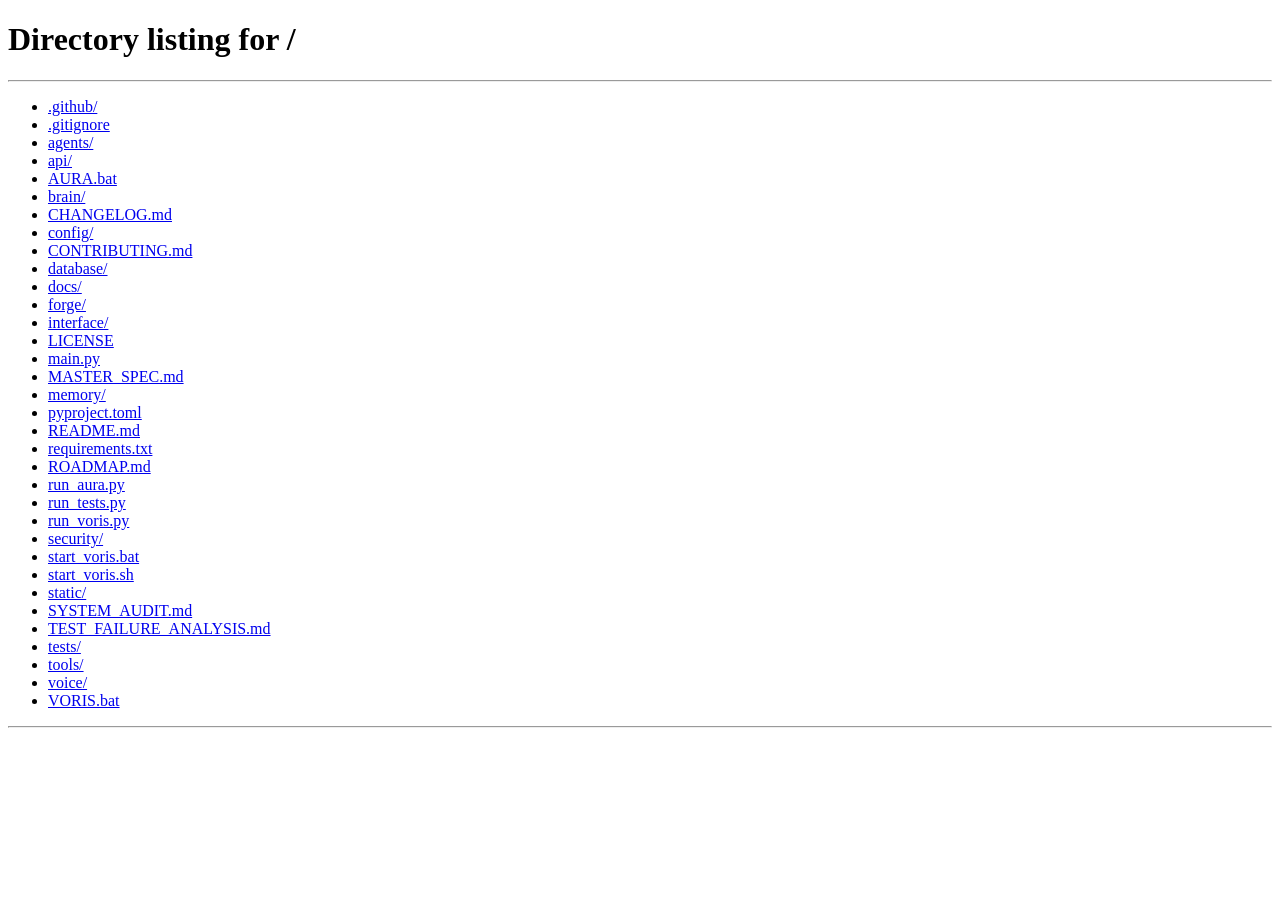
<file: interface/web/index.html>
﻿<!DOCTYPE html>
<html lang="en">
<head>
  <meta charset="UTF-8">
  <meta http-equiv="refresh" content="0; url=/">
  <meta name="viewport" content="width=device-width, initial-scale=1.0">
  <title>VORIS</title>
</head>
<body>
  <p>Redirecting to <a href="/">VORIS</a>...</p>
</body>
</html>
</file>
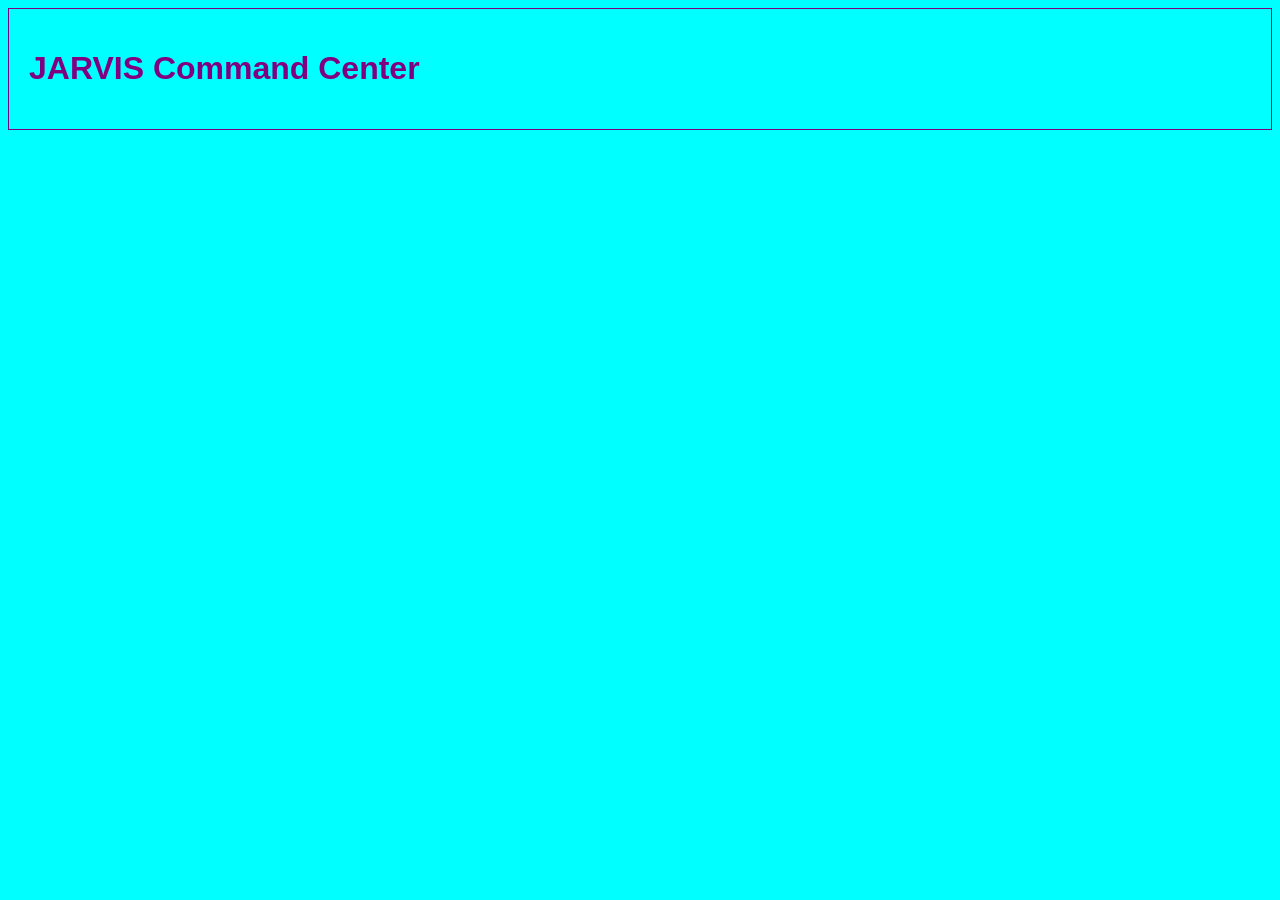
<file: interface/web/jarvis_dashboard.html>
<!-- Complete JARVIS dashboard with real-time status monitoring -->
<!DOCTYPE html>
<html lang="en">
<head>
    <meta charset="UTF-8">
    <meta name="viewport" content="width=device-width, initial-scale=1.0">
    <link rel="stylesheet" href="static/jarvis_dashboard.css">
    <title>JARVIS Dashboard</title>
</head>
<body>
    <div id="dashboard">
        <h1>JARVIS Command Center</h1>
        <div id="status-monitor">
            <!-- Status updates will be rendered here -->
        </div>
    </div>
    <script src="static/jarvis_dashboard.js"></script>
</body>
</html>
</file>
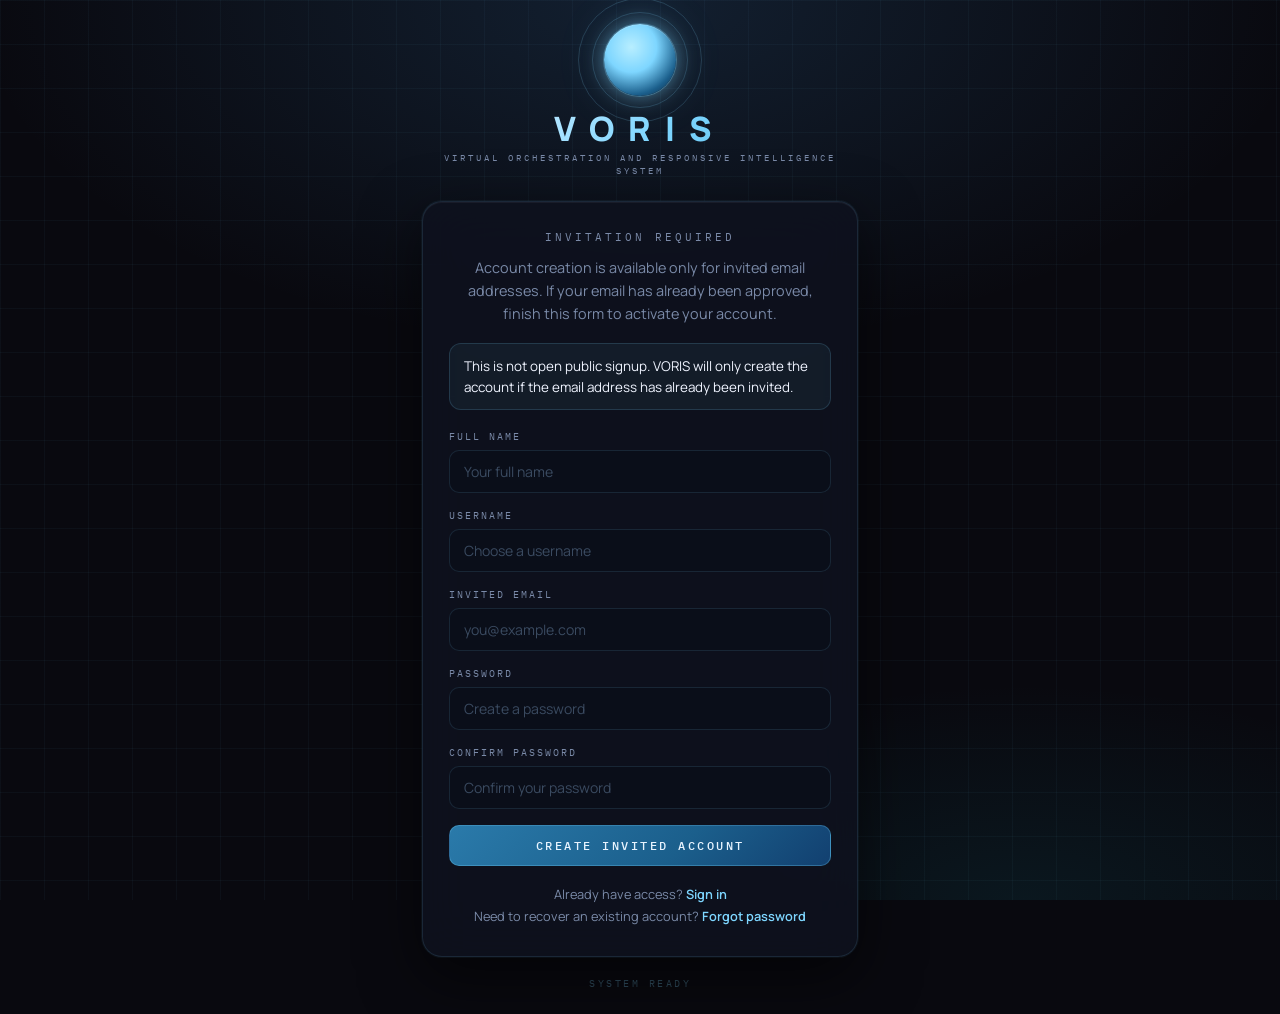
<file: interface/web/register.html>
﻿<!DOCTYPE html>
<html lang="en">
<head>
  <meta charset="UTF-8">
  <meta name="viewport" content="width=device-width, initial-scale=1.0">
  <title>VORIS - Invitation Signup</title>
  <link rel="preconnect" href="https://fonts.googleapis.com">
  <link rel="preconnect" href="https://fonts.gstatic.com" crossorigin>
  <link href="https://fonts.googleapis.com/css2?family=IBM+Plex+Mono:wght@400;500&family=Manrope:wght@400;500;600;700;800&display=swap" rel="stylesheet">
  <style>
    *, *::before, *::after { margin: 0; padding: 0; box-sizing: border-box; }

    :root {
      --orb-cyan: #7ed6ff;
      --bg-base: #09090f;
      --bg-card: rgba(14, 18, 30, 0.88);
      --border-dim: rgba(126, 214, 255, 0.12);
      --text-primary: #f0f4ff;
      --text-muted: #7a8aa8;
      --text-accent: #7ed6ff;
      --input-bg: rgba(10, 14, 26, 0.80);
      --success: #6ee7b7;
      --danger: #f87171;
    }

    html, body {
      background: var(--bg-base);
      color: var(--text-primary);
      font-family: "Manrope", sans-serif;
    }

    .scene {
      position: fixed;
      inset: 0;
      z-index: 0;
      background:
        radial-gradient(ellipse 80% 60% at 50% 0%, rgba(61, 134, 199, 0.18) 0%, transparent 65%),
        radial-gradient(ellipse 60% 40% at 80% 100%, rgba(21, 148, 168, 0.10) 0%, transparent 60%),
        var(--bg-base);
    }

    .grid {
      position: fixed;
      inset: 0;
      z-index: 1;
      background-image:
        linear-gradient(rgba(126, 214, 255, 0.04) 1px, transparent 1px),
        linear-gradient(90deg, rgba(126, 214, 255, 0.04) 1px, transparent 1px);
      background-size: 44px 44px;
    }

    .particles { position: fixed; inset: 0; z-index: 2; pointer-events: none; }
    .particle {
      position: absolute;
      border-radius: 50%;
      background: var(--orb-cyan);
      opacity: 0;
      animation: rise linear infinite;
    }

    @keyframes rise {
      0% { transform: translateY(100vh) scale(0); opacity: 0; }
      8% { opacity: 0.18; }
      90% { opacity: 0.10; }
      100% { transform: translateY(-80px) scale(1); opacity: 0; }
    }

    .page {
      position: relative;
      z-index: 10;
      min-height: 100vh;
      display: flex;
      align-items: center;
      justify-content: center;
      padding: 24px 16px;
    }

    .shell {
      width: 100%;
      max-width: 436px;
      animation: emerge 0.7s cubic-bezier(0.16, 1, 0.3, 1) both;
    }

    @keyframes emerge {
      from { opacity: 0; transform: translateY(28px) scale(0.97); }
      to { opacity: 1; transform: translateY(0) scale(1); }
    }

    .orb-wrap {
      position: relative;
      width: 72px;
      height: 72px;
      margin: 0 auto 16px;
    }

    .orb-core {
      position: relative;
      z-index: 2;
      width: 72px;
      height: 72px;
      border-radius: 50%;
      background: radial-gradient(circle at 38% 32%, #b8eeff, #7ed6ff 38%, #1b5f8c 72%, #0b1a2e);
      box-shadow:
        0 0 0 1px rgba(126, 214, 255, 0.28),
        0 0 20px rgba(126, 214, 255, 0.50),
        0 0 50px rgba(126, 214, 255, 0.18),
        inset 0 1px 0 rgba(255, 255, 255, 0.16);
      animation: orbBreathe 4s ease-in-out infinite;
    }

    @keyframes orbBreathe {
      0%, 100% { box-shadow: 0 0 0 1px rgba(126, 214, 255, 0.28), 0 0 20px rgba(126, 214, 255, 0.50), 0 0 50px rgba(126, 214, 255, 0.18); }
      50% { box-shadow: 0 0 0 1px rgba(126, 214, 255, 0.38), 0 0 32px rgba(126, 214, 255, 0.70), 0 0 76px rgba(126, 214, 255, 0.28); }
    }

    .orb-ring {
      position: absolute;
      top: 50%;
      left: 50%;
      border-radius: 50%;
      border: 1px solid rgba(126, 214, 255, 0.18);
      transform: translate(-50%, -50%);
      animation: ringPulse 3.6s ease-out infinite;
    }

    .orb-ring:nth-child(2) { width: 96px; height: 96px; animation-delay: 0.6s; }
    .orb-ring:nth-child(3) { width: 124px; height: 124px; animation-delay: 1.2s; }

    @keyframes ringPulse {
      0% { opacity: 0.5; transform: translate(-50%, -50%) scale(1); }
      100% { opacity: 0; transform: translate(-50%, -50%) scale(1.4); }
    }

    .brand { text-align: center; margin-bottom: 24px; }
    .brand-name {
      font-size: 2.1rem;
      font-weight: 800;
      letter-spacing: 14px;
      background: linear-gradient(135deg, #e8f4ff 0%, #7ed6ff 55%, #4db8e8 100%);
      -webkit-background-clip: text;
      -webkit-text-fill-color: transparent;
      background-clip: text;
      line-height: 1;
      margin-bottom: 5px;
    }
    .brand-sub {
      font-family: "IBM Plex Mono", monospace;
      font-size: 0.58rem;
      letter-spacing: 3px;
      color: var(--text-muted);
      text-transform: uppercase;
    }

    .card {
      background: var(--bg-card);
      border: 1px solid var(--border-dim);
      border-radius: 20px;
      padding: 28px 26px;
      backdrop-filter: blur(24px) saturate(1.2);
      box-shadow:
        0 0 0 1px rgba(126, 214, 255, 0.05),
        0 20px 60px rgba(0, 0, 0, 0.58),
        inset 0 1px 0 rgba(255, 255, 255, 0.05);
    }

    .card-heading {
      font-family: "IBM Plex Mono", monospace;
      font-size: 0.70rem;
      letter-spacing: 3px;
      color: var(--text-muted);
      text-transform: uppercase;
      text-align: center;
      margin-bottom: 12px;
    }

    .card-copy {
      margin-bottom: 18px;
      text-align: center;
      font-size: 0.9rem;
      line-height: 1.6;
      color: var(--text-muted);
    }

    .truth-note {
      margin-bottom: 20px;
      padding: 12px 14px;
      border-radius: 12px;
      border: 1px solid rgba(126, 214, 255, 0.16);
      background: rgba(126, 214, 255, 0.06);
      font-size: 0.84rem;
      line-height: 1.55;
      color: var(--text-primary);
    }

    .form-row { margin-bottom: 16px; }
    .form-label {
      display: block;
      font-family: "IBM Plex Mono", monospace;
      font-size: 0.62rem;
      letter-spacing: 2px;
      color: var(--text-muted);
      text-transform: uppercase;
      margin-bottom: 7px;
    }
    .form-input {
      width: 100%;
      padding: 11px 14px;
      background: var(--input-bg);
      border: 1px solid var(--border-dim);
      border-radius: 10px;
      color: var(--text-primary);
      font-family: "Manrope", sans-serif;
      font-size: 0.88rem;
      outline: none;
      transition: border-color 0.2s, box-shadow 0.2s;
    }
    .form-input::placeholder { color: #3a4a60; }
    .form-input:focus {
      border-color: rgba(126, 214, 255, 0.38);
      box-shadow: 0 0 0 3px rgba(126, 214, 255, 0.09);
    }

    .btn-primary {
      position: relative;
      width: 100%;
      padding: 12px 20px;
      background: linear-gradient(135deg, #2a7aaa 0%, #1b5f8c 60%, #124070 100%);
      border: 1px solid rgba(126, 214, 255, 0.26);
      border-radius: 10px;
      color: #e8f4ff;
      font-family: "IBM Plex Mono", monospace;
      font-size: 0.76rem;
      font-weight: 500;
      letter-spacing: 2.5px;
      text-transform: uppercase;
      cursor: pointer;
      overflow: hidden;
      transition: transform 0.15s, box-shadow 0.2s;
    }
    .btn-primary::before {
      content: "";
      position: absolute;
      top: -50%;
      left: -60%;
      width: 60%;
      height: 200%;
      background: linear-gradient(90deg, transparent, rgba(255, 255, 255, 0.09), transparent);
      transform: skewX(-20deg);
      animation: sheen 4.5s ease-in-out infinite;
    }
    @keyframes sheen {
      0%, 60%, 100% { left: -60%; }
      30% { left: 120%; }
    }
    .btn-primary:hover { transform: translateY(-1px); box-shadow: 0 6px 20px rgba(126, 214, 255, 0.22); }
    .btn-primary.loading { opacity: 0.65; pointer-events: none; }

    .alert {
      display: none;
      margin-top: 14px;
      padding: 9px 14px;
      border-radius: 8px;
      font-size: 0.80rem;
      line-height: 1.5;
      text-align: center;
    }
    .alert-error {
      color: var(--danger);
      background: rgba(248, 113, 113, 0.08);
      border: 1px solid rgba(248, 113, 113, 0.20);
    }
    .alert-success {
      color: var(--success);
      background: rgba(110, 231, 183, 0.08);
      border: 1px solid rgba(110, 231, 183, 0.20);
    }

    .card-footer {
      margin-top: 18px;
      text-align: center;
      font-size: 0.80rem;
      color: var(--text-muted);
      line-height: 1.7;
    }
    .card-footer a {
      color: var(--text-accent);
      text-decoration: none;
      font-weight: 600;
    }
    .card-footer a:hover { opacity: 0.75; }

    .status-line {
      margin-top: 20px;
      text-align: center;
      font-family: "IBM Plex Mono", monospace;
      font-size: 0.60rem;
      letter-spacing: 2.5px;
      color: rgba(126, 214, 255, 0.32);
      animation: statusBlink 3s ease-in-out infinite;
    }

    @keyframes statusBlink {
      0%, 100% { opacity: 0.6; }
      50% { opacity: 1; }
    }
  </style>
</head>
<body>
  <div class="scene"></div>
  <div class="grid"></div>
  <div class="particles" id="particles"></div>

  <div class="page">
    <div class="shell">
      <div class="brand">
        <div class="orb-wrap">
          <div class="orb-core"></div>
          <div class="orb-ring"></div>
          <div class="orb-ring"></div>
        </div>
        <p class="brand-name">VORIS</p>
        <p class="brand-sub">Virtual Orchestration and Responsive Intelligence System</p>
      </div>

      <div class="card">
        <p class="card-heading">Invitation required</p>
        <p class="card-copy">Account creation is available only for invited email addresses. If your email has already been approved, finish this form to activate your account.</p>

        <div class="truth-note">
          This is not open public signup. VORIS will only create the account if the email address has already been invited.
        </div>

        <div class="form-row">
          <label class="form-label" for="name">Full name</label>
          <input class="form-input" type="text" id="name" placeholder="Your full name" autocomplete="name">
        </div>

        <div class="form-row">
          <label class="form-label" for="username">Username</label>
          <input class="form-input" type="text" id="username" placeholder="Choose a username" autocomplete="username">
        </div>

        <div class="form-row">
          <label class="form-label" for="email">Invited email</label>
          <input class="form-input" type="email" id="email" placeholder="you@example.com" autocomplete="email">
        </div>

        <div class="form-row">
          <label class="form-label" for="password">Password</label>
          <input class="form-input" type="password" id="password" placeholder="Create a password" autocomplete="new-password">
        </div>

        <div class="form-row">
          <label class="form-label" for="confirmPassword">Confirm password</label>
          <input class="form-input" type="password" id="confirmPassword" placeholder="Confirm your password" autocomplete="new-password">
        </div>

        <button class="btn-primary" id="registerBtn" type="button">Create invited account</button>

        <div class="alert alert-error" id="errorMsg"></div>
        <div class="alert alert-success" id="successMsg"></div>

        <div class="card-footer">
          <p>Already have access? <a href="/login">Sign in</a></p>
          <p>Need to recover an existing account? <a href="/forgot-password">Forgot password</a></p>
        </div>
      </div>

      <p class="status-line" id="statusLine">SYSTEM READY</p>
    </div>
  </div>

  <script>
    const container = document.getElementById("particles");
    for (let i = 0; i < 22; i += 1) {
      const particle = document.createElement("div");
      particle.className = "particle";
      const size = Math.random() * 5 + 1.5;
      particle.style.cssText = [
        `width:${size}px`,
        `height:${size}px`,
        `left:${Math.random() * 100}%`,
        `animation-duration:${12 + Math.random() * 14}s`,
        `animation-delay:${Math.random() * 12}s`,
      ].join(";");
      container.appendChild(particle);
    }

    const nameInput = document.getElementById("name");
    const usernameInput = document.getElementById("username");
    const emailInput = document.getElementById("email");
    const passwordInput = document.getElementById("password");
    const confirmPasswordInput = document.getElementById("confirmPassword");
    const registerBtn = document.getElementById("registerBtn");
    const errorMsg = document.getElementById("errorMsg");
    const successMsg = document.getElementById("successMsg");
    const statusLine = document.getElementById("statusLine");

    confirmPasswordInput.addEventListener("keydown", (event) => {
      if (event.key === "Enter") attemptRegister();
    });
    registerBtn.addEventListener("click", attemptRegister);

    function hideAlerts() {
      errorMsg.style.display = "none";
      successMsg.style.display = "none";
    }

    function showError(message) {
      errorMsg.textContent = message;
      errorMsg.style.display = "block";
      successMsg.style.display = "none";
    }

    function showSuccess(message) {
      successMsg.textContent = message;
      successMsg.style.display = "block";
      errorMsg.style.display = "none";
    }

    function setBusy(isBusy, label = "Create invited account") {
      registerBtn.classList.toggle("loading", isBusy);
      registerBtn.textContent = label;
    }

    async function attemptRegister() {
      const name = nameInput.value.trim();
      const username = usernameInput.value.trim();
      const email = emailInput.value.trim();
      const password = passwordInput.value.trim();
      const confirmPassword = confirmPasswordInput.value.trim();

      hideAlerts();

      if (!name || !username || !email || !password || !confirmPassword) {
        showError("Please fill in all fields.");
        return;
      }
      if (!/^[^\s@]+@[^\s@]+\.[^\s@]+$/.test(email)) {
        showError("Please enter a valid invited email address.");
        return;
      }
      if (password.length < 8) {
        showError("Password must be at least 8 characters.");
        return;
      }
      if (password !== confirmPassword) {
        showError("Passwords do not match.");
        return;
      }

      setBusy(true, "Creating account...");
      statusLine.textContent = "VERIFYING INVITATION...";

      try {
        const response = await fetch("/api/register", {
          method: "POST",
          credentials: "same-origin",
          headers: { "Content-Type": "application/json" },
          body: JSON.stringify({ username, password, name, email }),
        });
        const payload = await response.json().catch(() => ({}));

        if (!response.ok) {
          showError(payload.detail || "Registration failed.");
          setBusy(false);
          statusLine.textContent = "INVITATION REQUIRED";
          return;
        }

        showSuccess(payload.message || "Account created. Redirecting to sign in...");
        setBusy(true, "Account ready");
        statusLine.textContent = "ACCOUNT ACTIVATED";
        window.setTimeout(() => {
          window.location.href = "/login";
        }, 1600);
      } catch (_error) {
        showError("Connection error. Please try again.");
        setBusy(false);
        statusLine.textContent = "SYSTEM READY";
      }
    }
  </script>
</body>
</html>
</file>
<file: interface/web/static/jarvis_dashboard.css>
/* Dashboard styling with cyan and purple theme */
body {
    background-color: cyan;
    color: purple;
    font-family: Arial, sans-serif;
}
#dashboard {
    padding: 20px;
    border: 1px solid purple;
}
#status-monitor {
    margin-top: 20px;
}
</file>
